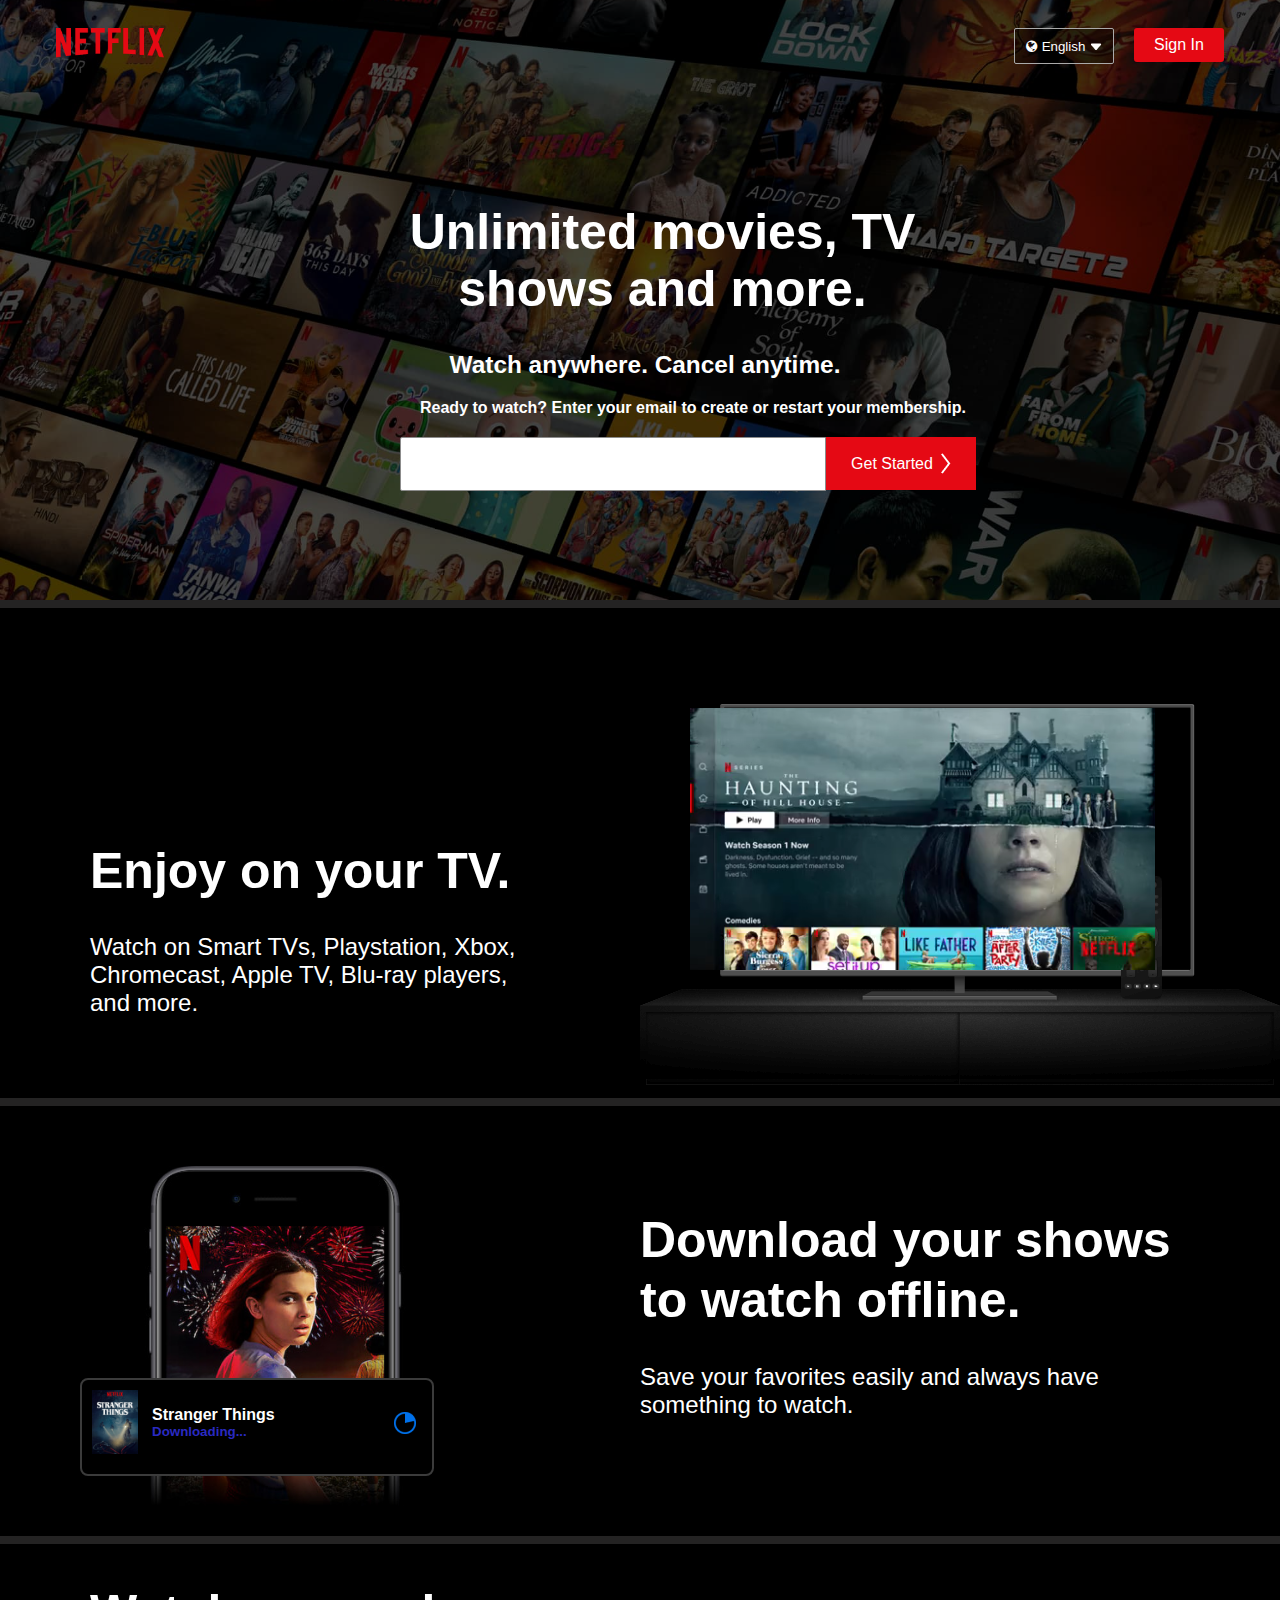
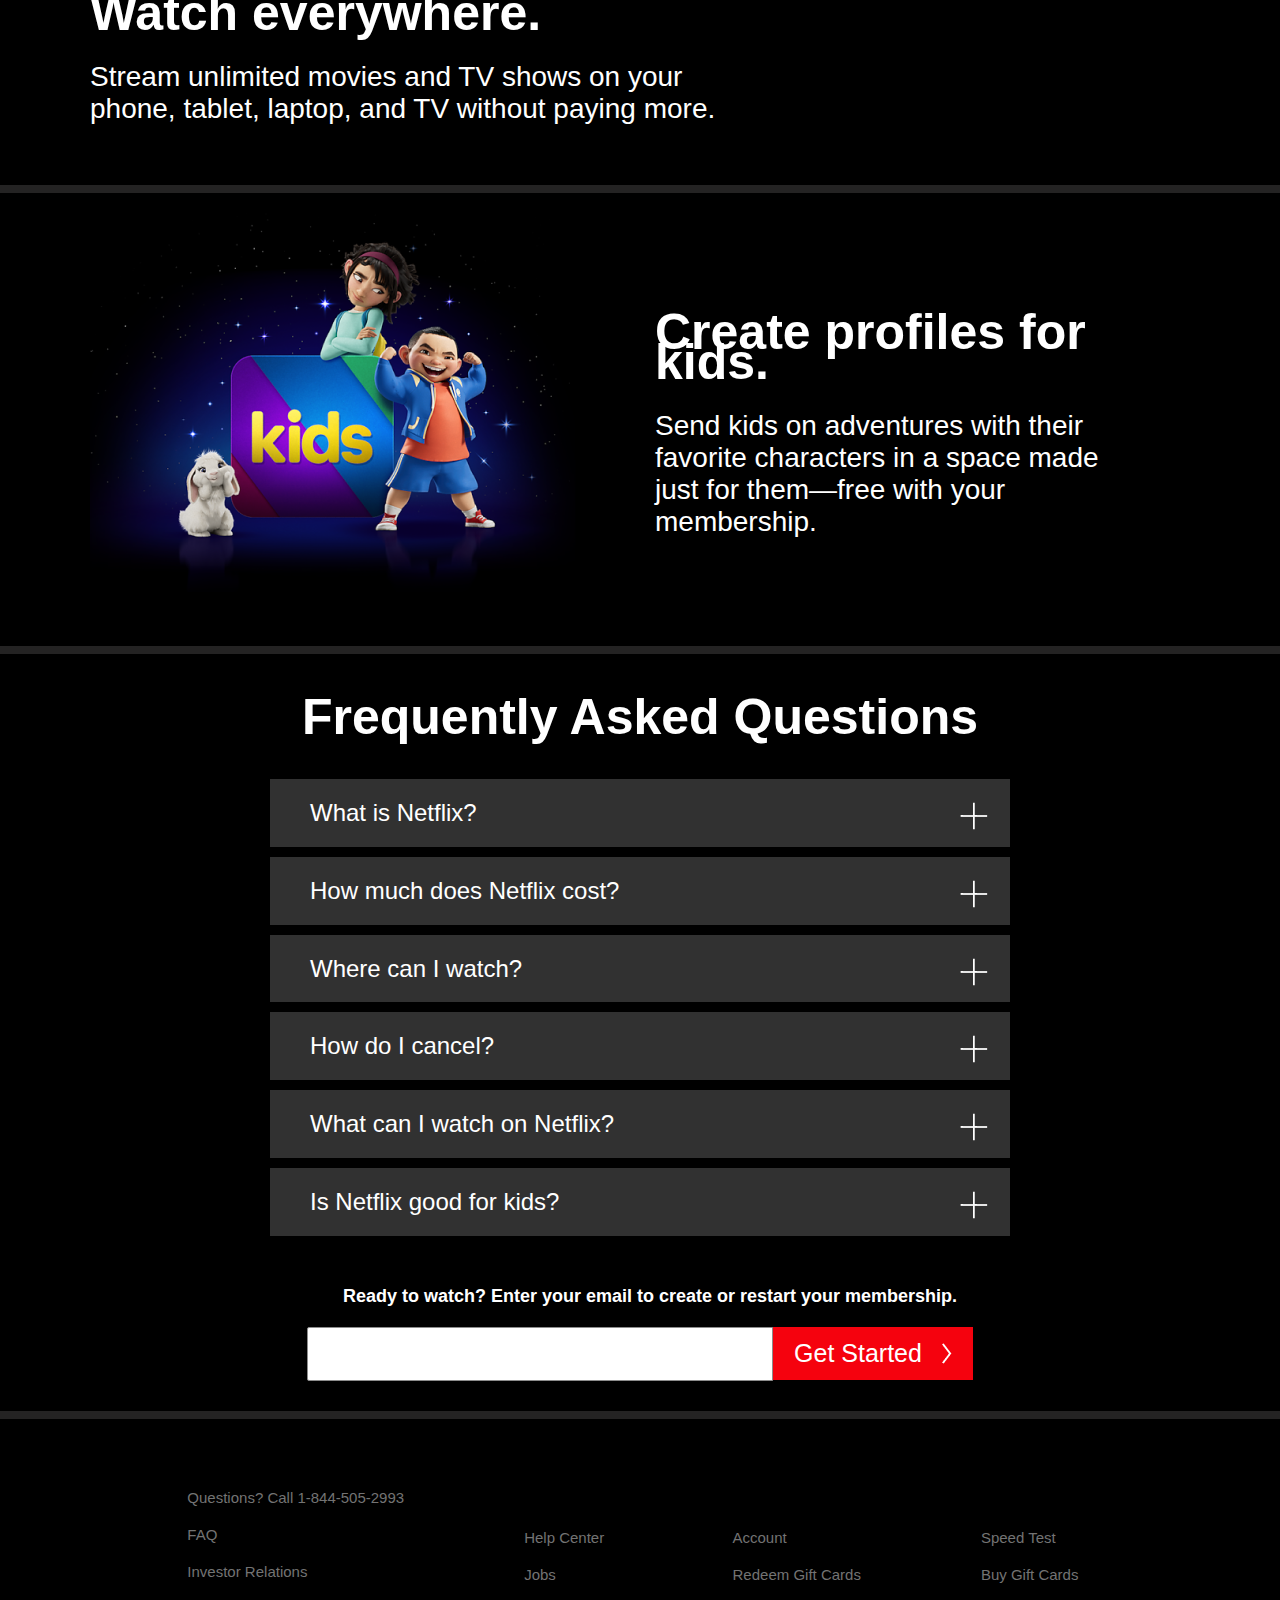
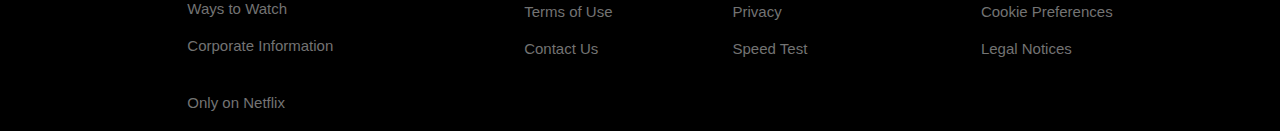
<file: index.html>
<!DOCTYPE html>
<html lang="en">
<head>
    <meta charset="UTF-8">
    <meta http-equiv="X-UA-Compatible" content="IE=edge">
    <meta name="viewport" content="width=device-width, initial-scale=1.0">
   
    <link rel="stylesheet" href="landing-page.css"/>
    <link rel="stylesheet" href="font-awesome-4.7.0/css/font-awesome.min.css">
    <title>Document</title>
</head>
<body>
    <header>
     <div class="wrapper-div">
       <nav>
        <img src="header-images/Logo.png" class="logo"/>
        <button type="button" class="lang-btn"><i class="fa fa-globe" aria-hidden="true"></i>English<img class="dropdown" src="header-images/dropdown.png"</button>
        <button type="button" class="signin-btn"><a href="sign-in-page.html">Sign In</a></button>
       </nav>
       <div class="outer-header-div">
        <div class="header-div">
         <h1>Unlimited movies, TV shows and more.</h1>
         <h2>Watch anywhere. Cancel anytime.</h2>
         <h3>Ready to watch? Enter your email to create or restart your membership.</h3>
         <div class="input-div">
            <input type="text" class="search"/>
            <button type="button" class="start-btn">Get Started<img class="header-left-angle"src="header-images/left-angle.png"</button>
         </div>
        </div>
       </div>
     </div>
    </header>
    <main>
        <div class="first-section">
         <div class="description">
          <h1>Enjoy on your TV.</h1>
          <h2>Watch on Smart TVs, Playstation, Xbox, Chromecast, Apple TV, Blu-ray players, and more.</h2>
         </div>
         <div class="animation">
          <img class="animation-image" src="main-images/firstsection.png"/>
          <video class="animation-video"width="465" height="270"  autoplay="" playsinline="" muted="" loop="">
              <source src="videos/animation.m4v" type="video/mp4">
              Your browser does not support the video tag.
          </video>
         </div>
        </div>
        <div class="second-section">
          <div class="image-section">
            <img class="image"src="main-images/second-section.jpg"/>
            <div class="free-hanging">
              <img class="image" src="main-images/free-hanging.png"/>
              <div class="free-hanging-text">
                <h2>Stranger Things</h2>
                <h3>Downloading...</h3>
              </div>
             
              <img class="download" src="main-images/download-icon.png"/>
            </div>
          </div>
          <div class="text-section">
            <h1>Download your shows to watch offline.</h1>
            <h2>Save your favorites easily and always have something to watch.</h2>
          </div>
        </div>
        <div class="third-section">
          <h1>Watch everywhere.</h1>
          <h2>Stream unlimited movies and TV shows on your phone, tablet, laptop, and TV without paying more.</h2>
        </div>
        <div class="fourth-section">
          <div class="image-section">
            <img src="main-images/fourth-section.png"/>
          </div>
          <div class="text-section">
            <h1>Create profiles for kids.</h1>
            <h2>Send kids on adventures with their favorite characters in a space made just for them—free with your membership.</h2>
          </div>
        </div>
        <div class="fifth-section">
          <h1>Frequently Asked Questions</h1>
          <div type="button" class="question"> <h2>What is Netflix?</h2> <img class="fa-plus" src="main-images/plus.png"/></div>
            <div class="content">
              <h2>
              Netflix is a streaming service that offers a wide variety of award-winning TV programmes, 
              films, anime, documentaries and more – on thousands of internet-connected devices.
              You can watch as much as you want, whenever you want, without a single advert – all 
              for one low monthly price. There's always something new to discover, and new TV programmes 
              and films are added every week!
            </h2>
            </div>
          <div class="question"><h2>How much does Netflix cost?</h2>  <img class="fa-plus" src="main-images/plus.png"/></div>
          <div class="content">
            <h2>
            Watch Netflix on your smartphone, tablet, smart TV, laptop or streaming device, all for one fixed monthly
             fee. Plans range from NGN1,200 to NGN4,400 a month. No extra costs, no contracts.
            </h2>
          </div>
          <div class="question"><h2>Where can I watch?</h2>  <img class="fa-plus" src="main-images/plus.png"/></div>
          <div class="content">
            <h2>
            Watch anywhere, anytime. Sign in with your Netflix account to watch instantly on the web at
             netflix.com from your personal computer or on any internet-connected device that offers the 
             Netflix app, including smart TVs, smartphones, tablets, streaming media players and game consoles.
            </h2>
          </div>
          <div class="question"><h2>How do I cancel?</h2>  <img class="fa-plus" src="main-images/plus.png"/></div>
          <div class="content">
            <h2>
            Netflix is flexible. There are no annoying contracts and no commitments. 
            You can easily cancel your account online in two clicks. There are no cancellation fees – start 
            or stop your account at any time.
          </h2>
          </div>
          <div class="question"><h2>What can I watch on Netflix?</h2>  <img class="fa-plus" src="main-images/plus.png"/></div>
          <div class="content">
            <h2>
            Netflix has an extensive library of feature films, documentaries, TV programmes, anime,
             award-winning Netflix originals, and more. Watch as much as you want, any time you want.
            </h2>
          </div>
          <div class="question"><h2>Is Netflix good for kids?</h2>  <img class="fa-plus" src="main-images/plus.png"/></div>
          <div class="content">
            <h2>
            The Netflix Children's experience is included in your membership to give parents control while 
            children enjoy family-friendly TV programmes and films in their own space.

            Children's profiles come with PIN-protected parental controls that let you restrict the maturity 
            rating of content children can watch and block specific titles you don’t want children to see.
          </h2>
          </div>
          <h3>Ready to watch? Enter your email to create or restart your membership.</h3>
          <div class="input-div">
             <input type="text" class="search"/>
             <button type="button" class="start-btn">Get Started<img class="header-left-angle"src="header-images/left-angle.png"</button>
          </div>
        </div>
    </main>
    <footer>
      
      <div class="first-footer">
        <h3><a href="">Questions? Call 1-844-505-2993</a> </h3>
        <h3><a href="">FAQ</a></h3>
        <h3><a href="">Investor Relations</a></h3>
        <h3><a href="">Ways to Watch</a></h3>
        <h3><a href="">Corporate Information</a></h3>
        <h3 class="more-gap"><a href="">Only on Netflix</a></h3>
      </div>
      <div class="second-footer" >
        <h3><a href="">Help Center</a></h3>
        <h3><a href="">Jobs</a></h3>
        <h3><a href="">Terms of Use</a></h3>
        <h3><a href="">Contact Us</a></h3>
      </div>
      <div class="third-footer" >
        <h3><a href="">Account</a></h3>
        <h3><a href="">Redeem Gift Cards</a></h3>
        <h3><a href="">Privacy</a></h3>
        <h3><a href="">Speed Test</a></h3>
      </div>
      <div class="fourth-footer" >
        <h3><a href="">Speed Test</a></h3>
        <h3><a href="">Buy Gift Cards</a></h3>
        <h3><a href="">Cookie Preferences</a></h3>
        <h3><a href="">Legal Notices</a></h3>
      </div>
     
    </footer>
    <script src="landing-page.js"></script>
</body>
</html>
</file>
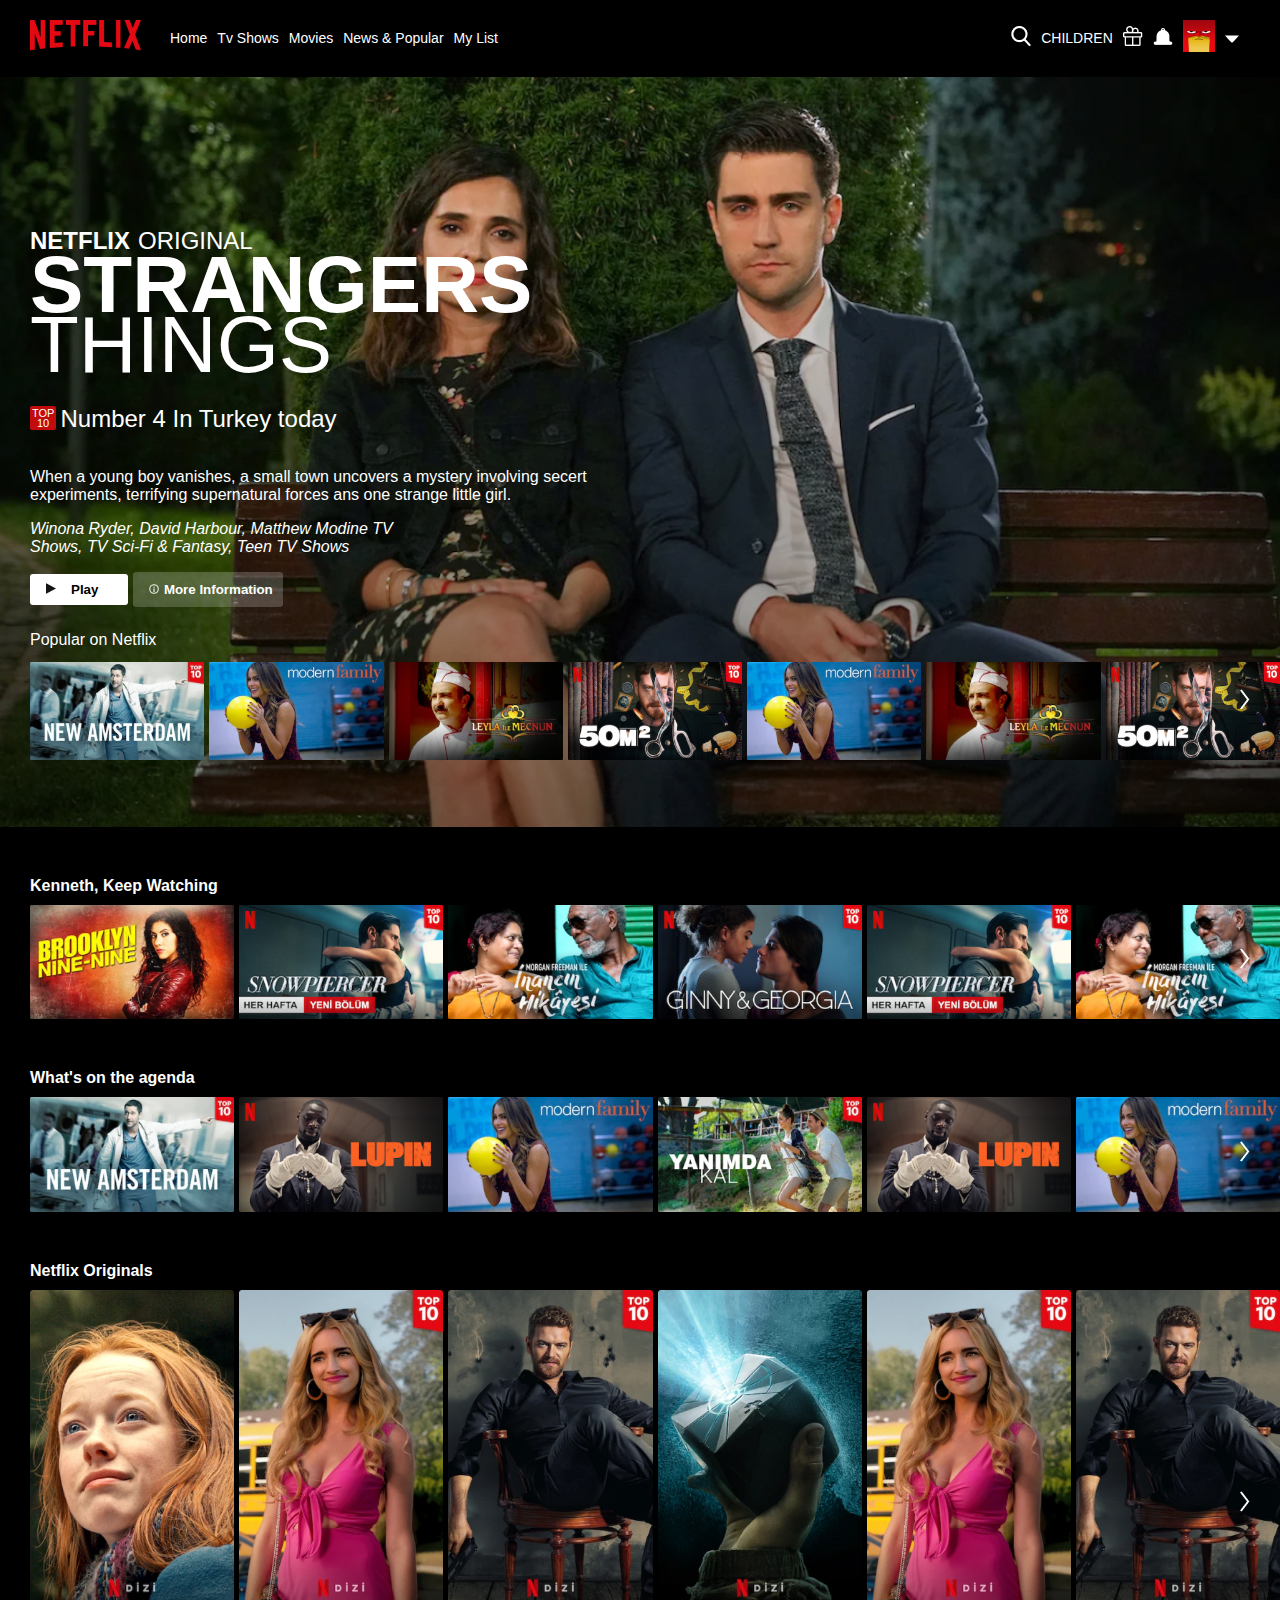
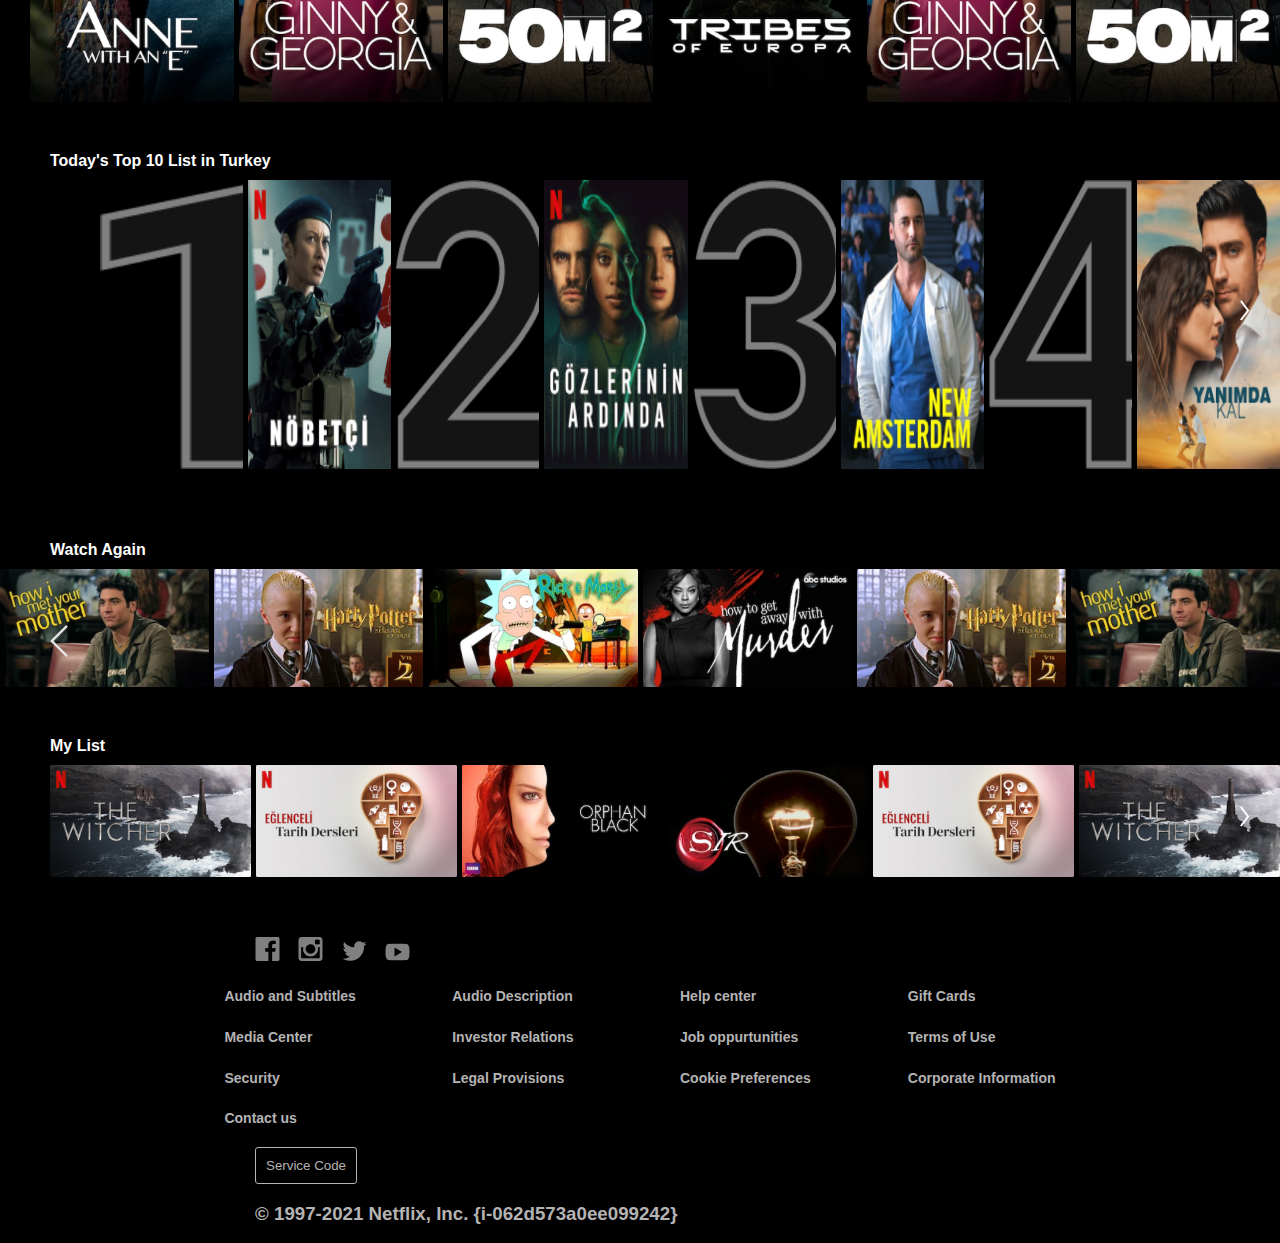
<file: homePage.html>
<!DOCTYPE html>
<html lang="en">
<head>
    <meta charset="UTF-8">
    <meta http-equiv="X-UA-Compatible" content="IE=edge">
    <meta name="viewport" content="width=device-width, initial-scale=1.0">
    <link rel="stylesheet" href="homePage.css"/>
    <title>HomePage</title>
</head>
<body>
    <header>
        <div class="logo-div">
            <img class="logo" src="header-images/Logo.png"/>
        </div>
       <div class="first-part">
        <ul>
            <li>Home</li>
            <li>Tv Shows</li>
            <li>Movies</li>
            <li>News & Popular</li>
            <li>My List</li>
        </ul>
       
       </div>
        <div class="icons-part">
            <ul>
                <li><img src="home-images/search-icon.png"/></li>
                <li>CHILDREN</li>
                <li><img src="home-images/gift-icon.png"/></li>
                <li><img src="home-images/notification-icon.png"/></li>
                <li><a href="profiles-page.html"><img src="home-images/avatar.png"/></a></li>
                <li><img src="home-images/arrow-down-icon.png"/></li>
            </ul>
            
        </div>
    </header>
    <main>
        <div class="text-part">
          <h2 class="movie-category">NETFLIX<span class="special">ORIGINAL</span> </h2>
          <h1 class="movie-name">STRANGERS <br/><span>THINGS</span></h1>
          <div class="redbox">TOP<br/>10</div>
          <h2 class="inline">Number 4 In Turkey today</h2>
          <p class="movie-description">When a young boy vanishes, a small town uncovers a mystery involving secert experiments, terrifying 
            supernatural forces ans one strange little girl.</p>
          <p class="movie-producer">Winona Ryder, David Harbour, Matthew Modine TV Shows, TV Sci-Fi & Fantasy, Teen TV Shows</p>
          <button class ="first-button" type="button" ><img class="play-icon" src="home-images/play-icon.png"/>Play</button>
          <button class = "second-button" type="button" ><img class="info-icon" src="home-images/info-icon.png"/>More Information</button>
          
        </div>
        <div class="wrapper">
            <h2 class="popular">Popular on Netflix</h2>
            <div class="populars-div">
                <img src="home-images/popular1.png"/>
                <img src="home-images/popular2.png"/>
                <img src="home-images/popular3.png"/>
                <img src="home-images/popular4.png"/>
                <img src="home-images/popular2.png"/>
                <img src="home-images/popular3.png"/>
                <img src="home-images/popular4.png"/>
                
            </div>
            <img class="left-angle"src="home-images/left-angle.png"/>
        </div>
    </main>
    <section class="categories-section">
        <div class="wrapper2">
            <h2 class="title">Kenneth, Keep Watching</h2>
            <div class="keep-watching-div">
                <img src="home-images/my-movies/MoviePoster1.png"/>
                <img src="home-images/my-movies/MoviePoster2.png"/>
                <img src="home-images/my-movies/MoviePoster3.png"/>
                <img src="home-images/my-movies/MoviePoster4.png"/>
                <img src="home-images/my-movies/MoviePoster2.png"/>
                <img src="home-images/my-movies/MoviePoster3.png"/>
            </div>
            <img class="left-angle2"src="home-images/left-angle.png"/>
        </div>
    </section>
    <section class="agenda-section">
        <div class="wrapper3">
            <h2 class="title">What's on the agenda</h2>
            <div class="agenda-div">
                <img src="home-images/agenda/MoviePoster1.png"/>
                <img src="home-images/agenda/MoviePoster2.png"/>
                <img src="home-images/agenda/MoviePoster3.png"/>
                <img src="home-images/agenda/MoviePoster4.png"/>
                <img src="home-images/agenda/MoviePoster2.png"/>
                <img src="home-images/agenda/MoviePoster3.png"/>
            </div>
            <img class="left-angle3"src="home-images/left-angle.png"/>
        </div>
    </section>
    <section class="originals-section">
        <div class="wrapper4">
            <h2 class="title">Netflix Originals</h2>
            <div class="originals-div">
                <img src="home-images/originals/MoviePoster1.png"/>
                <img src="home-images/originals/MoviePoster2.png"/>
                <img src="home-images/originals/MoviePoster3.png"/>
                <img src="home-images/originals/MoviePoster4.png"/>
                <img src="home-images/originals/MoviePoster2.png"/>
                <img src="home-images/originals/MoviePoster3.png"/>
            </div>
            <img class="left-angle4"src="home-images/left-angle.png"/>
        </div>
    </section>
    <section class="top-list-section">
        <div class="wrapper5">
            <h2 class="title">Today's Top 10 List in Turkey</h2>
            <div class="top-list-div">
                <img src="home-images/topList/Vector1.png"/>
                <img class="top-list-movie"src="home-images/topList/MoviePoster1.png"/>
                <img src="home-images/topList/Vector2.png"/>
                <img class="top-list-movie"src="home-images/topList/MoviePoster2.png"/>
                <img src="home-images/topList/Vector3.png"/>
                <img class="top-list-movie"src="home-images/topList/MoviePoster3.png"/>
                <img src="home-images/topList/Vector4.png"/>
                <img class="top-list-movie"src="home-images/topList/MoviePoster4.png"/>
            </div>
            <img class="left-angle5"src="home-images/left-angle.png"/>
        </div>
    </section>
    <section class="watched-section">
        <div class="wrapper6">
            <h2 class="title">Watch Again</h2>
            <div class="watched-div">
                <img src="home-images/watched/MoviePoster1.png"/>
                <img src="home-images/watched/MoviePoster2.png"/>
                <img src="home-images/watched/MoviePoster3.png"/>
                <img src="home-images/watched/MoviePoster4.png"/>
                <img src="home-images/watched/MoviePoster2.png"/>
                <img src="home-images/watched/MoviePoster1.png"/>
            </div>
            <img class="left-angle6"src="home-images/watched/right-angle.png"/>
        </div>
    </section>
    <section class="my-list-section">
        <div class="wrapper7">
            <h2 class="title">My List</h2>
            <div class="my-list-div">
                <img src="home-images/my-list/MoviePoster1.png"/>
                <img src="home-images/my-list/MoviePoster2.png"/>
                <img src="home-images/my-list/MoviePoster3.png"/>
                <img src="home-images/my-list/MoviePoster4.png"/>
                <img src="home-images/my-list/MoviePoster2.png"/>
                <img src="home-images/my-list/MoviePoster1.png"/>
            </div>
            <img class="left-angle7"src="home-images/left-angle.png"/>
        </div>
    </section>
    <footer>
        <div class="socials">
            <img class="facebook"src="home-images/socials-icons/Vector1.png"/>
            <img class="instagram"src="home-images/socials-icons/Vector2.png"/>
            <img class="twitter"src="home-images/socials-icons/Vector3.png"/>
            <img class="youtube"src="home-images/socials-icons/Vector4.png"/>
        </div>
        <div class="wrapper">
            <div class="first">
                
                <h3><a href="">Audio and Subtitles</a></h3>
                <h3><a href="">Media Center</a></h3>
                <h3><a href="">Security</a></h3>
                <h3><a href="">Contact us</a></h3>
            </div>
            <div class="second">
                <h3><a href="">Audio Description</a></h3>
                <h3><a href="">Investor Relations</a></h3>
                <h3><a href="">Legal Provisions</a></h3>
            </div>
            <div class="third">
                <h3><a href="">Help center</a></h3>
                <h3><a href="">Job oppurtunities</a></h3>
                <h3><a href="">Cookie Preferences</a></h3>
            </div>
            <div class="fourth">
                <h3><a href="">Gift Cards</a></h3>
                <h3><a href="">Terms of Use</a></h3>
                <h3><a href="">Corporate Information</a></h3>
            </div>
        </div>
        <div class="button-wrapper"><button type="button">Service Code</button></div>
        
        <h3 class="copyright">© 1997-2021 Netflix, Inc.  {i-062d573a0ee099242}</h3>
    </footer>
 
</body>
</html>
</file>
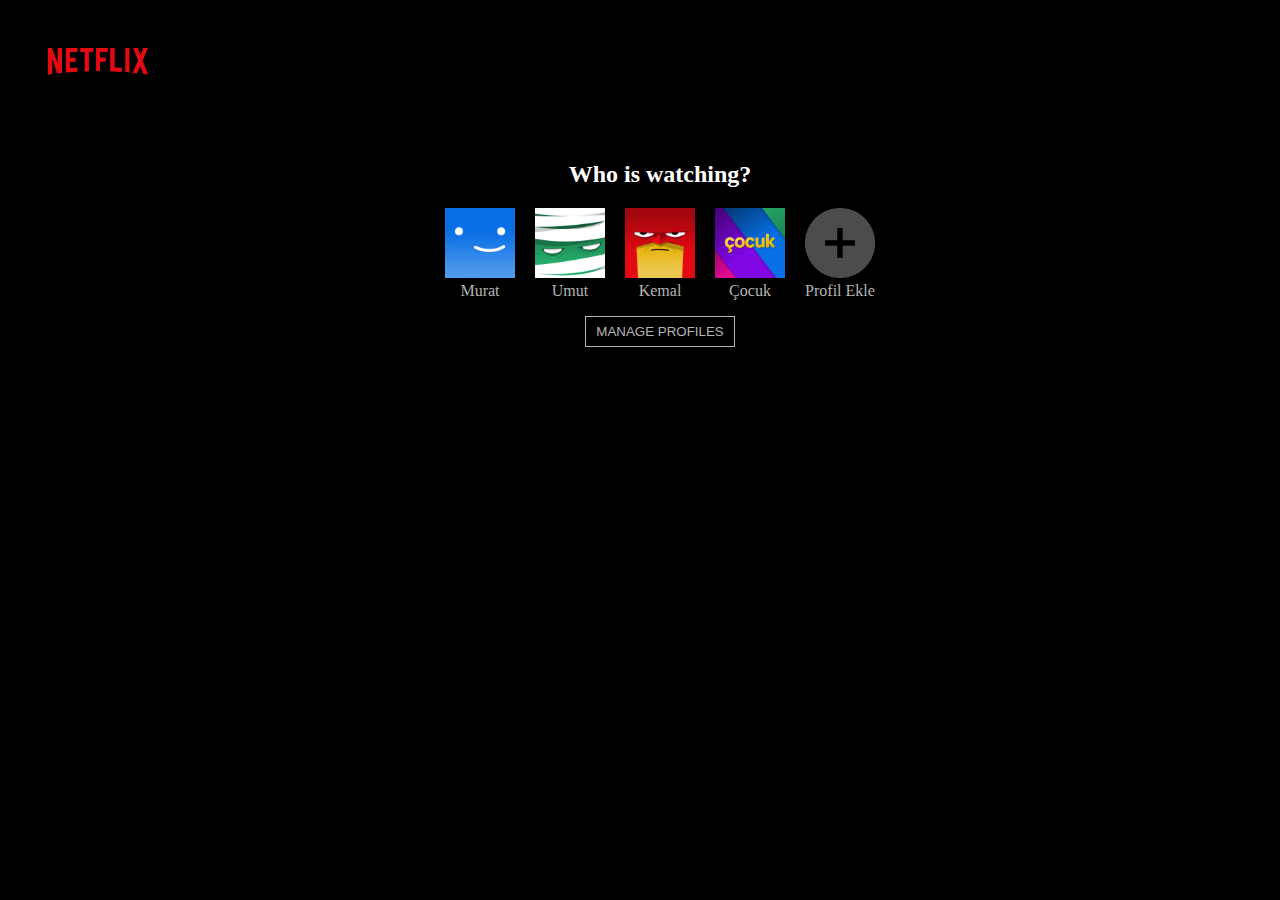
<file: profiles-page.html>
<!DOCTYPE html>
<html lang="en">
<head>
    <meta charset="UTF-8">
    <meta http-equiv="X-UA-Compatible" content="IE=edge">
    <meta name="viewport" content="width=device-width, initial-scale=1.0">
    <link rel="stylesheet" href ="profiles-page.css"/>
    <title>Document</title>
</head>
<body>
    <header>
       <a href="homePage.html"> <img src="header-images/Logo.png"/></a>
    </header>

    <div class="mid-section">
        <h2>Who is watching?</h2>
        <div class="icons">
            <div class="first">
                <img src="profiles-images/ProfilePicture1.png"/>
                <p>Murat</p>
            </div>
            <div class="second">
                <img src="profiles-images/ProfilePicture2.png"/>
                <p>Umut</p>
            </div>
            <div class="third">
                <img src="profiles-images/ProfilePicture3.png"/>
                <p>Kemal</p>
            </div>
            <div class="fourth">
                <img src="profiles-images/ProfilePicture4.png"/>
                <p>Çocuk</p>
            </div>
            <div class="fifth">
                <img src="profiles-images/Vector1.png"/>
                <p>Profil Ekle</p>
            </div>
            
        </div>
        <div class="wrapper">
            <button type="button">MANAGE PROFILES</button>
        </div>
       
    </div>
</body>
</html>
</file>
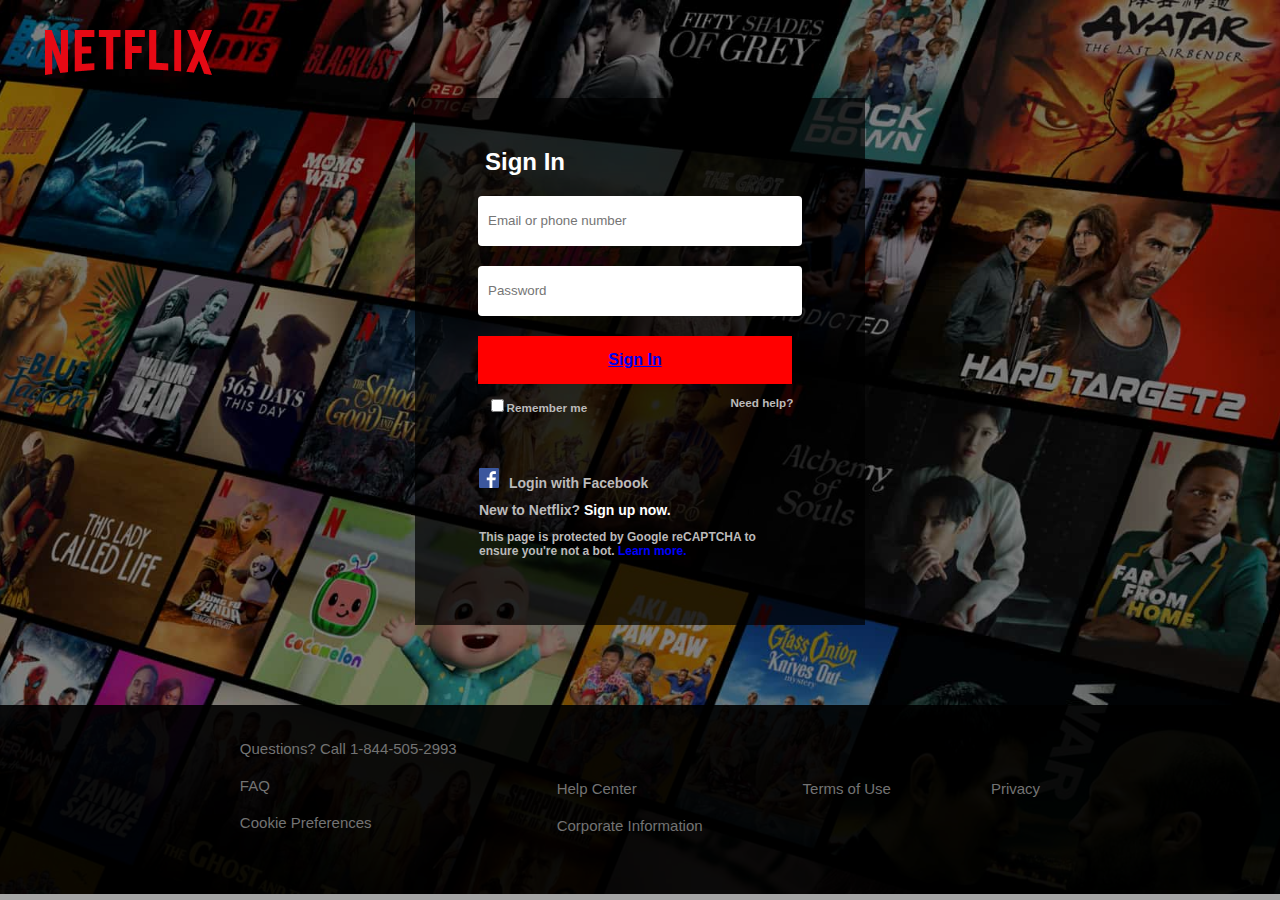
<file: sign-in-page.html>
<!DOCTYPE html>
<html lang="en">
<head>
    <meta charset="UTF-8">
    <meta http-equiv="X-UA-Compatible" content="IE=edge">
    <meta name="viewport" content="width=device-width, initial-scale=1.0">
    <link rel="stylesheet" href="sign-in-page.css"/>
    <link rel="stylesheet" href="font-awesome-4.7.0/css/font-awesome.min.css">
    <title>Document</title>
</head>
<body>
    
    <header>
        <img class="logo" src="header-images/Logo.png"/<>
    </header>
    <div class="wrapper-div">
     <div class="signin-box">
        <h2 class="title">Sign In</h2>
        <div class="inputs">
            <input type="text" placeholder="Email or phone number"/>
            <input type="password" placeholder="Password"/>
            <button type="button" ><a href="homePage.html">Sign In</a></button>
        </div>
       <div class="actions">
        <h3><label><input class="check" type="checkbox" value=""/>Remember me</label></h3>
        <h3><a href="">Need help?</a></h3>
       </div>
       <div class="bottom-part">
        <h2><img class="fa-facebook" src="signinImages/facebook.png"/>Login with Facebook</h2>
       <h2>New to Netflix? <a class="new" href="">Sign up now.</a></h2>
       <h3>This page is protected by Google reCAPTCHA to ensure you're not a bot. <a class="more" href="">Learn more.</a></h3>
       </div>
       
      

    </div>
   </div>
    <footer>
        <div class="first-footer">
            <h3><a href="">Questions? Call 1-844-505-2993</a> </h3>
            <h3><a href="">FAQ</a></h3>
            <h3><a href="">Cookie Preferences</a></h3>
            
          </div>
          <div class="second-footer" >
            <h3><a href="">Help Center</a></h3>
            <h3><a href="">Corporate Information</a></h3>  
          </div>
          <div class="third-footer" >
            <h3><a href="">Terms of Use</a></h3>
           
          </div>
          <div class="fourth-footer" >
            <h3><a href="">Privacy</a></h3>
            
          </div>
    </footer>
</body>
</html>
</file>
<file: landing-page.css>
body{
    padding: 0;
    margin: 0;
    background-color: #242323;

}
/*
------Header Rules
*/

nav{
    position: absolute;
    left: 56px;
    right: 56px;
    top:28px;
    display: grid;
    grid-template-columns: 2fr 100px 110px ;
}
header{
    position: relative;
    height: 600px;
    background-image: url(header-images/background.jpg);
    background-repeat: no-repeat;
    background-position: center;
    background-size: cover;
    
}
header::before{
    content: "";
    position: absolute;
    top: 0px;
    right: 0px;
    bottom: 0px;
    left: 0px;
    background-color: rgba(0,0,0,0.65);
}

.wrapper-div{
    padding-top: 28px;
    padding-left: 56px;
    padding-right: 56px;  
}

.logo{
    height: 32px;
    width: 108px;
}
.fa-globe{
    padding-left: 0;
    margin-left: 0;
    margin-right: 5px;
}
.dropdown{
    margin-left: 5px;
}
.lang-btn{
   
    border: 1px solid #AAAAAA;
    border-radius: 2px;
    background: rgba(0, 0, 0, 0.4);
    height: 36px;
    color: white;
}
.signin-btn{
  margin-left: 20px;
    height: 34px;
    background: #E50914;
    border-radius: 3px;
    border: 0px;
    color: white;
    padding-left: 20px;
    padding-right: 20px;
    font-size: medium;
   
}
.signin-btn a{
    color: white;
    text-decoration: none;
}
.outer-header-div{
    position:absolute;
    top: 170px;
    left: 400px;
    display: flex;
    justify-content: center;
    align-items: center;
}
.header-div{
    
     
    width: 700px;
    color: white;
}
.header-div h1{
    font-family: Netflix Sans,Helvetica Neue,Segoe UI,Roboto,Ubuntu,sans-serif;
font-style: normal;
font-weight: 700;
width: 75%;

font-size: 3.125rem;
line-height: 57px;


text-align: center;
}
.header-div h2{
    font-family: Netflix Sans,Helvetica Neue,Segoe UI,Roboto,Ubuntu,sans-serif;
    font-size: 1.525rem;
    width: 70%;
    text-align: center;
}
.input-div{
    display: flex;
    margin-top: 20px;
}
.header-div .search{
    background: #FFFFFF;
border: 1px solid #8C8C8C;
border-radius: 2px 0px 0px 2px;
height: 50px;
width: 420px;
}
.header-div .start-btn{
    display: flex;
    align-items: center;
    justify-content: center;
    height: 53px;
    background: #E50914;
    color: white;
    width: 150px;
    padding-left: 20px;
    padding-right: 20px;
    font-size: medium;
    border: 0px;
}
.header-div .start-btn:hover{
    cursor: pointer;
}
.header-div .header-left-angle{
    padding-left: 8px;

   
}
/*
First-section Rules
*/
.first-section{
    margin-top: 8px;
    height: 490px;
    display: grid;
    grid-template-columns: 1fr 1fr;
    background-color: black;
    color: white;
}
.first-section .animation{
    position: relative;
}
.first-section .animation-image{
   
}
.first-section .animation-video{
    position: absolute;
    top:96px;
    right:125px;
    z-index: 0;
}
.first-section .description{
    padding-left: 90px;
    padding-top: 200px;
}
.first-section .description h1{
    font-family: Netflix Sans,Helvetica Neue,Segoe UI,Roboto,Ubuntu,sans-serif;
font-style: normal;
font-weight: 700;
font-size: 3.125rem;
}
.first-section .description h2{
    font-family: Netflix Sans,Helvetica Neue,Segoe UI,Roboto,Ubuntu,sans-serif;
    font-weight: 400;
width: 80%;
}

/*
Second-section Rules
*/
.second-section{
    margin-top: 8px;
    height: 430px;
    display: grid;
    grid-template-columns: 1fr 1fr;
    background-color: black;
    color: white;  
}
.second-section .image{
    width: 550px;
    height: 400px;
}
.second-section .text-section{
    
    padding-top: 70px;
}
.second-section .text-section h1{
    font-family: Netflix Sans,Helvetica Neue,Segoe UI,Roboto,Ubuntu,sans-serif;
    font-style: normal;
    font-weight: 700;
    width: 85%;
    line-height: 60px;
    font-size: 3.125rem;
}
.second-section .text-section h2{
    font-family: Netflix Sans,Helvetica Neue,Segoe UI,Roboto,Ubuntu,sans-serif;
    font-weight: 400;
width: 80%;
}
.second-section .image-section{
    position: relative;
}
.second-section .image-section .free-hanging{
    position: absolute;
    left:80px;
    bottom: 60px;
    display: grid;
    width: 350px;
    padding-bottom: 10px;
    grid-template-columns: 50px 1fr 50px;
    background-color: black;
    border-radius: 8px;
    border: 2px solid rgb(59, 59, 59);
}
.second-section .image-section .free-hanging .image{
    padding-top: 10px;
    width:45.7px;
    height:64px;
    padding-left: 10px;
    padding-bottom: 10px;
}
.second-section .image-section .free-hanging .download{
    padding-top: 20px;
    
}
.second-section .free-hanging .free-hanging-text{
    display: flex;
    flex-direction: column;
    justify-content: center;
}
.second-section .free-hanging .free-hanging-text h2,h3{
   margin: 0 0 0 20px;
   padding: 0;
   text-align: left;
   font-family: Netflix Sans,Helvetica Neue,Segoe UI,Roboto,Ubuntu,sans-serif;
   font-size: medium;
}
.second-section .free-hanging .free-hanging-text h3{
    font-size: smaller;
    color: rgb(42, 42, 194);
   
}

/* THIRD Section
*/
.third-section{
    margin-top: 8px;
    background-color: black;
    color: white;
    padding-left: 90px;
    padding-top: 20px;
}
.third-section h1{
    font-family: Netflix Sans,Helvetica Neue,Segoe UI,Roboto,Ubuntu,sans-serif;
    font-style: normal;
    font-weight: 700;
    width: 85%;
    line-height: 30px;
    font-size: 3.125rem;
}
.third-section h2{
    font-family: Netflix Sans,Helvetica Neue,Segoe UI,Roboto,Ubuntu,sans-serif;
    font-weight: 400;
    font-size: 28px;
width: 55%;
margin-bottom: 0;
padding-bottom: 60px;
}

/* Fourth Section
*/
.fourth-section{
    display: flex;
    flex-direction:row ;
    justify-content: space-around;
    margin-top: 8px;
    background-color: black;
    color: white;
    padding-left: 90px;
    padding-top: 20px;
    padding-bottom: 50px;
}
.fourth-section h1{
    font-family: Netflix Sans,Helvetica Neue,Segoe UI,Roboto,Ubuntu,sans-serif;
    font-style: normal;
    font-weight: 700;
    width: 85%;
    line-height: 30px;
    font-size: 3.125rem;
}
.fourth-section h2{
    font-family: Netflix Sans,Helvetica Neue,Segoe UI,Roboto,Ubuntu,sans-serif;
    font-weight: 400;
    font-size: 28px;
width: 75%;
}
.fourth-section .text-section{
    padding-top: 70px;
    margin-left: 60px;
}

/* Fifth Section
*/
.fifth-section{
    color: white;
    margin-top: 8px;
    background-color: black;
    display: flex;
    flex-direction: column;
    align-items: center;
    padding-bottom: 30px;
}
.fifth-section .question{
  
 display: grid;
 grid-template-columns: 1fr 50px;
  margin-bottom: 10px;
  padding-left: 40px;
  width: 700px;
  background-color: #313131;
}
.fifth-section .content {
    padding: 0 18px;
    display: none;
    font-family: Netflix Sans,Helvetica Neue,Segoe UI,Roboto,Ubuntu,sans-serif;
    font-weight: 500;
    overflow: hidden;
    margin-bottom: 10px;
    width: 700px;
    background-color: #313131;
  }
  .active{
   background-color: #313131;
  }
  .block{
    display: block;
  }
  .none{
    display: none;
  }
  
.fifth-section h1{
   
    font-family: Netflix Sans,Helvetica Neue,Segoe UI,Roboto,Ubuntu,sans-serif;
    font-style: normal;
    font-weight: 700;
    font-size: 3.125rem;
}
.fifth-section h2{
    font-family: Netflix Sans,Helvetica Neue,Segoe UI,Roboto,Ubuntu,sans-serif;
    font-weight: 500;
    
    
}
.fifth-section .fa-plus{
    padding-top: 23px;
    font-weight: 100;
   
}
.fifth-section .start-btn{
    display: flex;
    align-items: center;
    justify-content: center;
    height: 53px;
    background: #f5020e;
   color: white;
    width: 200px;
    padding-left: 20px;
    padding-right: 20px;
    font-size: 25px;
    border: 0px;
}
.fifth-section .header-left-angle{
    padding-left: 20px;
}
.fifth-section .search{
    background: #FFFFFF;
border: 1px solid #8C8C8C;
border-radius: 2px 0px 0px 2px;
height: 50px;
width: 460px;
}
.fifth-section h3{
    margin-top: 40px;
    font-family: Netflix Sans,Helvetica Neue,Segoe UI,Roboto,Ubuntu,sans-serif;
    font-weight: 600;
    font-size: 18px;
    text-align: center;
}

/*
Footer Section
*/
footer{
    margin-top: 8px;
    padding-top: 70px;
    color:#737373;
    background-color: black;
    display: flex;
    justify-content: center;
    gap: 100px;
   
   
}
footer h3{
    margin-bottom: 20px;
    font-family: Netflix Sans,Helvetica Neue,Segoe UI,Roboto,Ubuntu,sans-serif;
    font-weight: 500;
    font-size: 15px;
}
footer h3.more-gap{
    margin-top:40px
}
footer .second-footer,.third-footer,.fourth-footer{
    padding-top: 40px;
}
footer a{
    color:#737373;
    text-decoration: none;
}
footer a:hover{
    color:#737373; 
    text-decoration: underline;
}
</file>
<file: homePage.css>
body {
    margin: 0;
    padding: 0;
    font-family: Netflix Sans, Helvetica Neue, Segoe UI, Roboto, Ubuntu, sans-serif;
    box-sizing: border-box;
}

/*
Header
*/

header {
    padding-top: 20px;
    padding-left: 30px;
    padding-bottom: 20px;

    background-color: black;
    color: white;
    display: grid;
    grid-template-columns: 100px 1fr 350px;

}

header .logo-div .logo {
    width: 111px;
}

header ul {
    margin: 0;
    list-style-type: none;

}

header ul li {
    display: inline;
    font-family: Netflix Sans, Helvetica Neue, Segoe UI, Roboto, Ubuntu, sans-serif;
    font-size: 14px;

}

header ul li:hover {
    cursor: pointer;
}

header .icons-part ul li {}

header .icons-part ul {
    display: flex;
    gap: 10px;
    justify-content: center;
    align-items: center;
}

header .first-part {
    display: flex;

    align-items: center;
}

header .first-part ul {
    display: flex;
    gap: 10px;
    align-items: center;
}

/*
Main
*/
main {
    height: 600px;
    margin-top: 0;
    color: white;
    padding-left: 30px;
    padding-top: 150px;
    background-image: url(home-images/first-part-background.png);
    background-repeat: no-repeat;
    background-position: center;
    background-size: cover;
}

main .movie-category {
    margin: 0;

}

main .movie-name {
    margin: 0;
    font-size: 80px;
    margin-bottom: 30px;
    line-height: 60px;
}

main .movie-name span {

    font-weight: 100;
}

main .redbox {
    display: inline-block;
    background-color: rgb(194, 11, 11);
    color: white;
    font-size: 11px;
    text-align: center;
    border-radius: 2px;
    width: 22px;
    padding: 2px 2px 2px 2px;
    font-weight: 300;

    line-height: 10px;
}

main .inline {
    display: inline-block;
}

main .text-part .special {
    font-weight: 100;
    margin-left: 8px;
}

main .text-part .inline {
    font-weight: 100;
}

main .text-part .movie-description {
    width: 50%;
}

main .text-part .movie-producer {
    width: 30%;
    font-style: italic;
}

main .text-part h2 {
    margin-top: 0;
}

main .text-part button {
    border: none;
    border-radius: 3px;
    padding-top: 8px;
    padding-bottom: 8px
}

main .text-part .first-button {
    background-color: white;
    color: black;
    font-weight: 700;

    padding-right: 30px;
    font-family: Netflix Sans, Helvetica Neue, Segoe UI, Roboto, Ubuntu, sans-serif;
}

main .text-part .first-button:hover {
    cursor: pointer;
}

main .text-part .second-button {
    color: white;
    position: relative;
    font-weight: 700;
    padding-top: 10px;
    padding-bottom: 10px;
    background-color: rgba(255, 255, 255, 0.2);
    padding-right: 10px;
}

main .text-part .second-button:hover {
    cursor: pointer;
}

main .play-icon {
    margin-left: 10px;
    margin-right: 15px;
    width: 10px;
}

main .info-icon {
    margin-left: 10px;
    margin-right: 5px;
    width: 10px;
}

main .popular {
    padding-top: 10px;
    font-weight: 400;
    font-size: medium;
}

main .populars-div {
    display: grid;
    grid-template-columns: repeat(auto-fit, minmax(9%, 1fr));
    grid-gap: 5px;
    /* grid-auto-columns: calc(100% - 67rem);
        grid-auto-flow: column;
        grid-gap: 5px;
        overflow-x: auto;*/
}

.populars-div img {
    width: 100%;
    height: auto;
}

.populars-div img:hover {
    cursor: pointer;
}

main .wrapper {
    position: relative;
}

main .wrapper .left-angle {
    position: absolute;
    right: 30px;
    bottom: 50px;
}

main .wrapper .left-angle:hover {
    cursor: pointer;
}

/*
Categories-Section
*/
.categories-section {
    position: relative;
    padding-left: 30px;
    background-color: black;
}

.categories-section .title {

    margin: 0;
    padding-top: 50px;
    padding-bottom: 10px;
    color: white;
    font-weight: 600;
    font-size: medium;
}

.categories-section .keep-watching-div {
    display: grid;
    grid-template-columns: repeat(auto-fit, minmax(9%, 1fr));
    grid-gap: 5px;
    /*grid-auto-columns: calc(100% - 67rem);
    grid-auto-flow: column;
    grid-gap: 5px;
    overflow-x: auto;*/
}

.categories-section .keep-watching-div img {
    width: 100%;
    height: auto;
}

.categories-section .keep-watching-div img:hover {
    cursor: pointer;
}
.categories-section .wrapper2{
    position: relative;
}
.categories-section .left-angle2 {
    position: absolute;
    right: 30px;
    bottom: 50px;
}

/*
Agenda-Section
*/

.agenda-section {
    position: relative;
    padding-left: 30px;
    background-color: black;
}

.agenda-section .title {

    margin: 0;
    padding-top: 50px;
    padding-bottom: 10px;
    color: white;
    font-weight: 600;
    font-size: medium;
}

.agenda-section .agenda-div {
    display: grid;
    grid-template-columns: repeat(auto-fit, minmax(9%, 1fr));
    grid-gap: 5px;
    /*grid-auto-columns: calc(100% - 67rem);
    grid-auto-flow: column;
    grid-gap: 5px;
    overflow-x: auto;*/
}

.agenda-section .agenda-div img {
    width: 100%;
    height: auto;
}

.agenda-section .agenda-div img:hover {
    cursor: pointer;
}
.agenda-section .wrapper3{
    position: relative;
}

.agenda-section .left-angle3 {
    position: absolute;
    right: 30px;
    bottom: 50px;
}

/*
Originals-Section
*/
.originals-section {
    position: relative;
    padding-left: 30px;
    background-color: black;
}

.originals-section .title {

    margin: 0;
    padding-top: 50px;
    padding-bottom: 10px;
    color: white;
    font-weight: 600;
    font-size: medium;
}

.originals-section .originals-div {
    display: grid;
    grid-template-columns: repeat(auto-fit, minmax(9%, 1fr));
    grid-gap: 5px;
    /* grid-auto-columns: calc(100% - 67rem);
    grid-auto-flow: column;
    grid-gap: 5px;
    overflow-x: auto;*/
}
.originals-section .wrapper4{
    position: relative;
}

.originals-section .left-angle4 {
    position: absolute;
    right: 30px;
    bottom: 190px;
}

.originals-section .originals-div img {
    width: 100%;
    height: 100%;
}

.originals-section .originals-div img:hover {
    cursor: pointer;
}

/*
TopList-Section
*/
.top-list-section {
    position: relative;
    padding-left: 50px;
    background-color: black;
}

.top-list-section .title {

    margin: 0;
    padding-top: 50px;
    padding-bottom: 10px;
    color: white;
    font-weight: 600;
    font-size: medium;
}

.top-list-section .top-list-div {
    display: grid;
    padding-left: 50px;
    grid-template-columns: repeat(auto-fit, minmax(1%, .5fr));
    grid-gap: 5px;
}
.top-list-section .wrapper5{
    position: relative;
}

.top-list-section .left-angle5 {
    position: absolute;
    right: 30px;
    bottom: 220px;
}

.top-list-section .top-list-div img {
    width: 100%;
    height: 80%;
}

.top-list-section .top-list-div .top-list-movie:hover {
    cursor: pointer;
}

/*
Watched-Section
*/
.watched-section {
    padding-left: 0;
    position: relative;
    background-color: black;
}

.watched-section .title {

    margin: 0;
    padding-top: 0px;
    padding-bottom: 10px;
    padding-left: 50px;
    color: white;
    font-weight: 600;
    font-size: medium;
}

.watched-section .watched-div {
    display: grid;
    grid-template-columns: repeat(auto-fit, minmax(9%, 1fr));
    grid-gap: 5px;
}

.watched-section .watched-div img {
    width: 100%;
    height: auto;
}

.watched-section .watched-div img:hover {
    cursor: pointer;
}
.watched-section .wrapper6{
    position: relative;
}

.watched-section .left-angle6 {
    position: absolute;
    left: 50px;
    bottom: 30px;
}

/*
MyList Section
*/

.my-list-section {
    position: relative;
    padding-left: 50px;
    background-color: black;
    padding-bottom: 60px;
}

.my-list-section .title {

    margin: 0;
    padding-top: 50px;
    padding-bottom: 10px;
    color: white;
    font-weight: 600;
    font-size: medium;
}

.my-list-section .my-list-div {
    display: grid;
    grid-template-columns: repeat(auto-fit, minmax(1%, .5fr));
    grid-gap: 5px;
}
.wrapper7{
    position: relative;
}

.my-list-section .left-angle7 {
    position: absolute;
    right: 30px;
    bottom: 50px;
}

.my-list-section .my-list-div img {
    width: 100%;
    height: auto;
}

.my-list-section .my-list-div img:hover {
    cursor: pointer;
}

/*
Footer-Section
*/

footer {
    display: flex;
    flex-direction: column;
    justify-content: center;
    align-items: center;
    background-color: black;
    color: rgb(180, 179, 179);
}

footer .socials {
    width: 100%;
    margin-left: 510px;
}

footer .socials img {
    margin-right: 14px;
}

footer .socials img:hover {
    cursor: pointer;
}

footer .wrapper {
    display: grid;
    grid-template-columns: 1fr 1fr 1fr 1fr;
    gap: 80px;
}

footer .wrapper a {
    text-decoration: none;
    color: rgb(180, 179, 179);
    font-family: Netflix Sans, Helvetica Neue, Segoe UI, Roboto, Ubuntu, sans-serif;
    font-size: 14px;
}

footer .wrapper a:hover {
    text-decoration: underline;
    color: rgb(180, 179, 179);
}

footer .button-wrapper {
    width: 100%;
    margin-left: 510px;
}

footer button {
    padding: 10px;
    border-radius: 3px;
    border: 1px solid rgb(180, 179, 179);
    background-color: rgba(0, 0, 0);
    color: rgb(180, 179, 179);
}

footer button:hover {
    cursor: pointer;
}

footer .copyright {
    width: 100%;
    margin-left: 510px;
}

/*
MEDIA QUERIES
*/
@media screen and (max-width: 766px) {

    /*Header
    */
header{
   
    display: flex;
    flex-direction: column;
}
header ul li{
    display: block;
}
header .logo-div{
    display: flex;
    width: 100%;
    justify-content: center;
    align-items: center;
    margin-bottom: 10px;
}
header .first-part ul {
    padding-left: 0;
    width: 100%;
    display: flex;
    justify-content: center;
    align-items: center;
    flex-direction: column;
}
header .first-part ul li{
    margin-bottom: 10px;
}
header .icons-part ul{
    margin-top: 20px;
    padding-left: 0;
}

/*
main
*/
main{
    background-image: url(home-images/first-part-background.png);
    background-repeat: no-repeat;
    background-position: center;
    background-size: 750px 750px;
}
main .movie-category{
    font-size: 12px;
    margin-bottom: 10px;
}
main .movie-name {
    font-size: 40px;
    margin-bottom: 30px;
    line-height: 35px;
}
main .text-part .movie-description {
    width: 80%;
}

main .text-part .movie-producer {
    width: 70%;
   
}
main .populars-div {
    display: grid;
    grid-template-columns: repeat(auto-fit, minmax(9%, 1fr));
    grid-gap: 5px;
  
}
.populars-div img {
    width: 100%;
    height: auto;
}
main .wrapper{
   margin-top: 60px;
}
.left-angle, .left-angle2,.left-angle3,.left-angle4,.left-angle5,.left-angle6,.left-angle7{
    display: none;
}
footer{
    padding-left: 50px;
    justify-content: flex-start;
    align-items: flex-start;
}
footer .wrapper{
    display: block;
   
}
footer .socials{
    margin-left: 0;
}
footer .button-wrapper{
    margin-left: 0;
}
footer .copyright{
   font-size: 12px;
    margin-left: 0;
}
footer .first, footer .second, footer .third, footer .fourth{
 margin-bottom: 30px;
}
}
@media screen and (max-width: 840px) {
    header{
        grid-template-columns: 70px 350px 350px;
    }
    header ul li{
        font-size: 12px;
    }
    header .logo-div .logo {
        width: 67px;
    }
    .left-angle, .left-angle2,.left-angle3,.left-angle4,.left-angle5,.left-angle6,.left-angle7{
        display: none;
    }
    footer{
        padding-left: 20px;
    }
    footer .socials{
        margin-left: 20px;
    }
    footer .button-wrapper{
        margin-left: 0;
    }
    footer .copyright{
       font-size: 12px;
        margin-left: 0;
    }
    footer .wrapper{
        gap: 30px;
    }
   
}
@media screen and (max-width: 1118px) {
    .left-angle, .left-angle2,.left-angle3,.left-angle4,.left-angle5,.left-angle6,.left-angle7{
        display: none;
    }
}
</file>
<file: profiles-page.css>
body{
    padding-left: 40px;
    padding-top: 40px;
    background-color:black ;
    color: rgb(180, 180, 180);
   
}
header img{
    width: 100px;
}
.mid-section{
    display: flex;
    flex-direction: column;
    margin-top: 60px;
}
.mid-section .icons img{
    width: 70px;
}
.mid-section .icons{
    display: flex;
    justify-content: center;
    align-items: center;
    gap: 20px;
}
.mid-section .icons:hover{
    cursor: pointer;
}
.mid-section .icons p{
    margin-top: 0;
    text-align: center;
}
.mid-section h2{
    color: white;
    text-align: center;
}
.mid-section .wrapper{
  display: flex;
  justify-content: center;
  align-items: center;
}
.mid-section .wrapper button{
    background-color: black;
    border: 1px solid rgb(180, 180, 180);
    color: rgb(180, 180, 180);
    padding: 7px 10px;
}
.mid-section .wrapper button:hover{
    cursor: pointer;
}
</file>
<file: sign-in-page.css>
body{
    
    padding-left:0;
    margin-left: 0;
    margin-right: 0;
    margin-bottom: 0;
    background-image: url(signinImages/background.jpg);
    background-repeat: no-repeat;
    background-position: center;
    background-size: cover;
}
body::before{
    content: "";
    position: absolute;
    top: 0px;
    right: 0px;
    bottom: 0px;
    left: 0px;
    background-color: rgba(0,0,0,0.35);
}

header .logo{
    position: absolute;
    top: 30px;
    left: 45px;
}
.wrapper-div{
    display: flex;
    flex-direction: column;
    justify-content: center;
    align-items: center;
}
.signin-box{
    padding-top: 30px;
    padding-bottom: 55px;
    position: relative;
    display: flex;
    margin-top:90px;
    flex-direction: column;
    justify-content: center;
    align-items: center;
    width: 450px;
    background-color: rgb(0, 0, 0, 0.7);
}

.signin-box .title{
    width: 100%;
    margin-left: 140px;
    text-align: left;
    color: white;
    font-family: Netflix Sans,Helvetica Neue,Segoe UI,Roboto,Ubuntu,sans-serif;
}
.signin-box .inputs{
   
    display: flex;
    flex-direction: column;
    gap: 20px;
}
.signin-box .inputs input{
    width: 314px;
    height: 50px;
    border: 0;
    padding: 0;
    padding-left: 10px;
    border-radius: 4px;
   
}
.signin-box .inputs button{
    width: 314px;
    height: 48px;
    border: 0;
    font-weight: 600;
    font-size: medium;
    background-color: red;
    color: white;
}
.signin-box .inputs button:hover{
    cursor: pointer;
}
.signin-box .actions{
    display: flex;
    color: rgb(187, 186, 186);
    font-size: 10px;
    font-family: Netflix Sans,Helvetica Neue,Segoe UI,Roboto,Ubuntu,sans-serif;
    width: 100%;
    font-weight: 100;
    justify-content: space-around;
}
.signin-box .actions h3 a{
    color: rgb(187, 186, 186);
    text-decoration: none;
}
.signin-box .actions a:hover{
    text-decoration: underline;
}
.signin-box .bottom-part{
   padding-left: 64px;
   margin-top: 30px;
   color:rgb(187, 186, 186);
  
   font-family: Netflix Sans,Helvetica Neue,Segoe UI,Roboto,Ubuntu,sans-serif;
}
.signin-box .bottom-part h2{
    font-size: 14px;
}
.signin-box .bottom-part h2 a{
color: white;
text-decoration: none;
}
 .bottom-part h2 a:hover{
    text-decoration: underline;
    cursor: pointer;
}
.signin-box .bottom-part h3 a{
 text-decoration: none;
 color: blue;
}
.signin-box .bottom-part h3 a.more:hover{
    text-decoration: underline;
    cursor: pointer;
}
.signin-box .bottom-part h3{
    width: 75%;
    font-size: 12px;
}
.signin-box .bottom-part .fa-facebook{
    margin-right: 10px;
    
    margin-top: 0;
}

/* Footer
*/
footer{
    position: relative;
    padding-left: 0;
    width: 100%;
    margin-top: 80px;
    margin-bottom: 0;
    padding-top: 20px;
    padding-bottom: 40px;
    color:#737373;
    background-color: black;
    display: flex;
    background-color: rgb(0, 0, 0, 0.9);
    justify-content: center;
    gap: 100px;
}
footer h3{
    margin-bottom: 20px;
    font-family: Netflix Sans,Helvetica Neue,Segoe UI,Roboto,Ubuntu,sans-serif;
    font-weight: 500;
    font-size: 15px;
}
footer .second-footer,.third-footer,.fourth-footer{
    padding-top: 40px;
}
footer a{
    color:#737373;
    text-decoration: none;
}
footer a:hover{
    color:#737373; 
    text-decoration: underline;
}
.footer::before{
    content: '';
    height: 100%;
    width: 100%;
    position: absolute;
    background-color: #000000;
    opacity: .35
}
</file>
